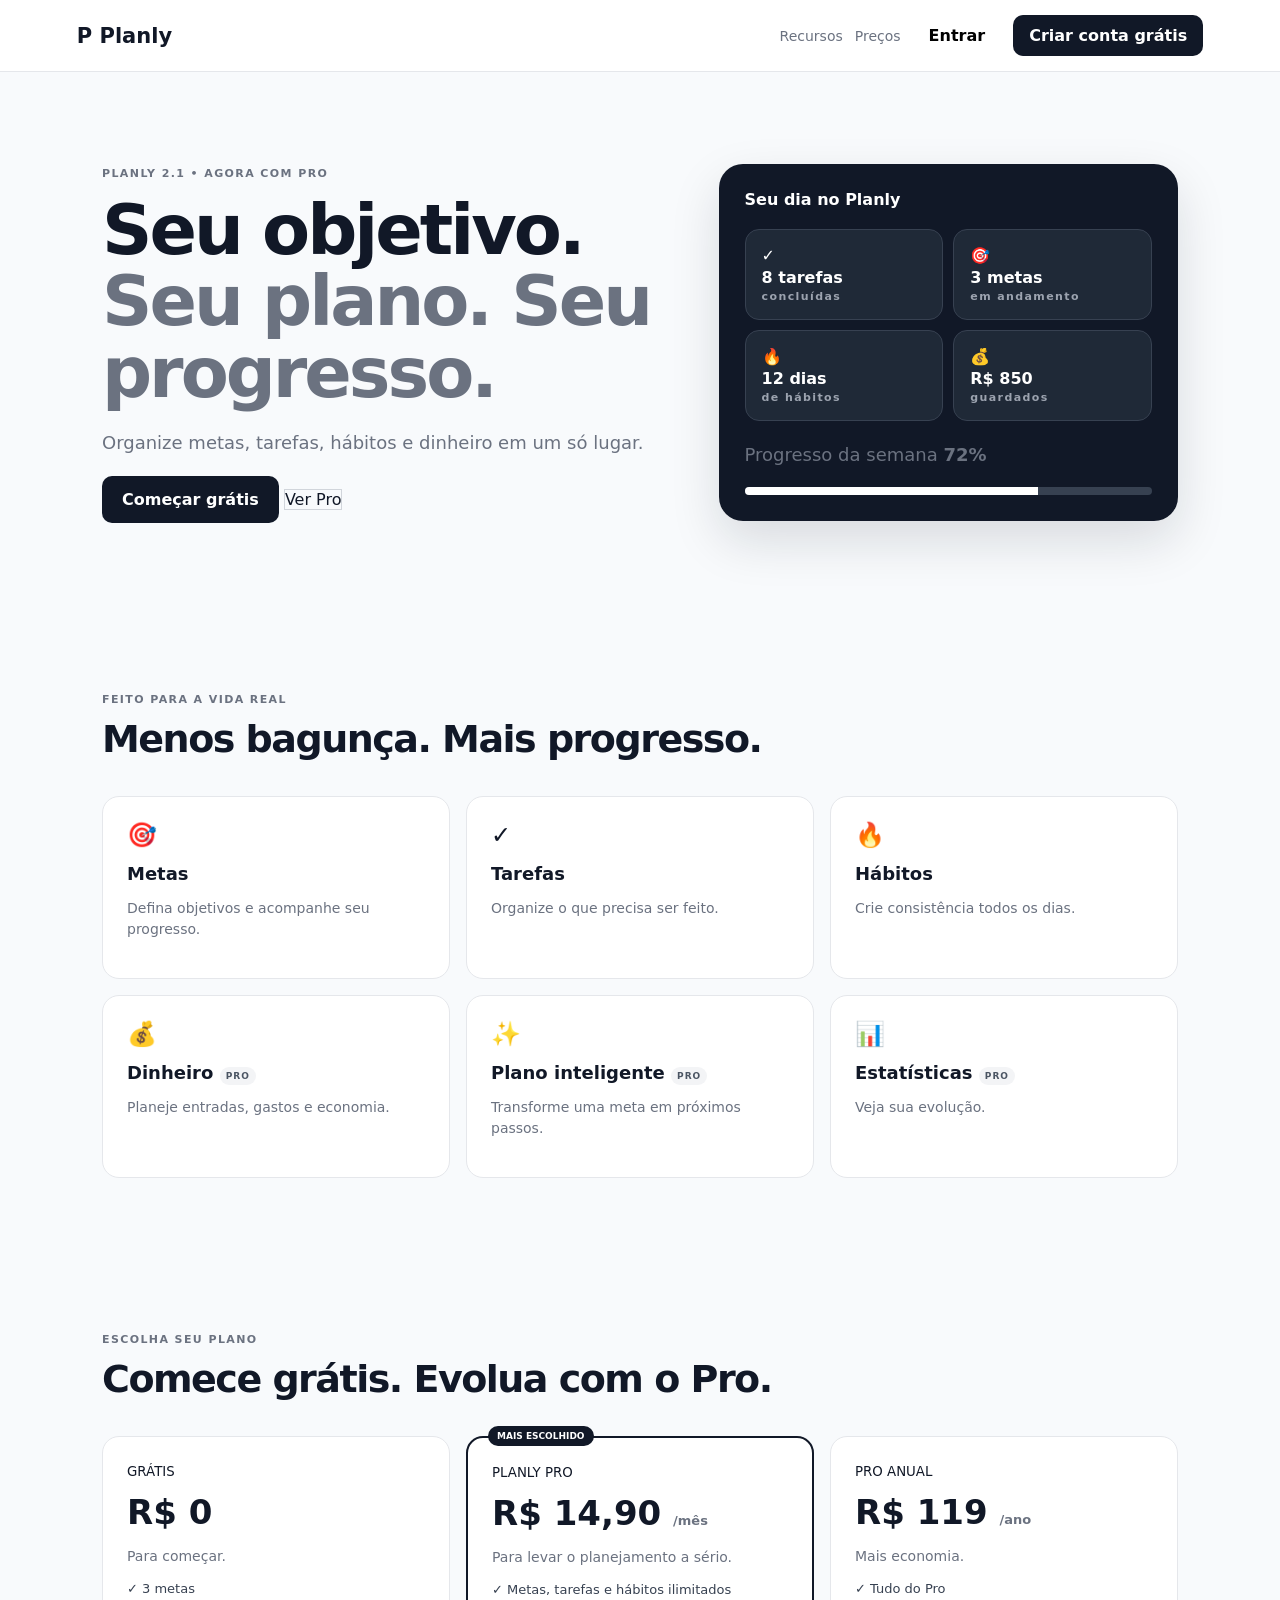
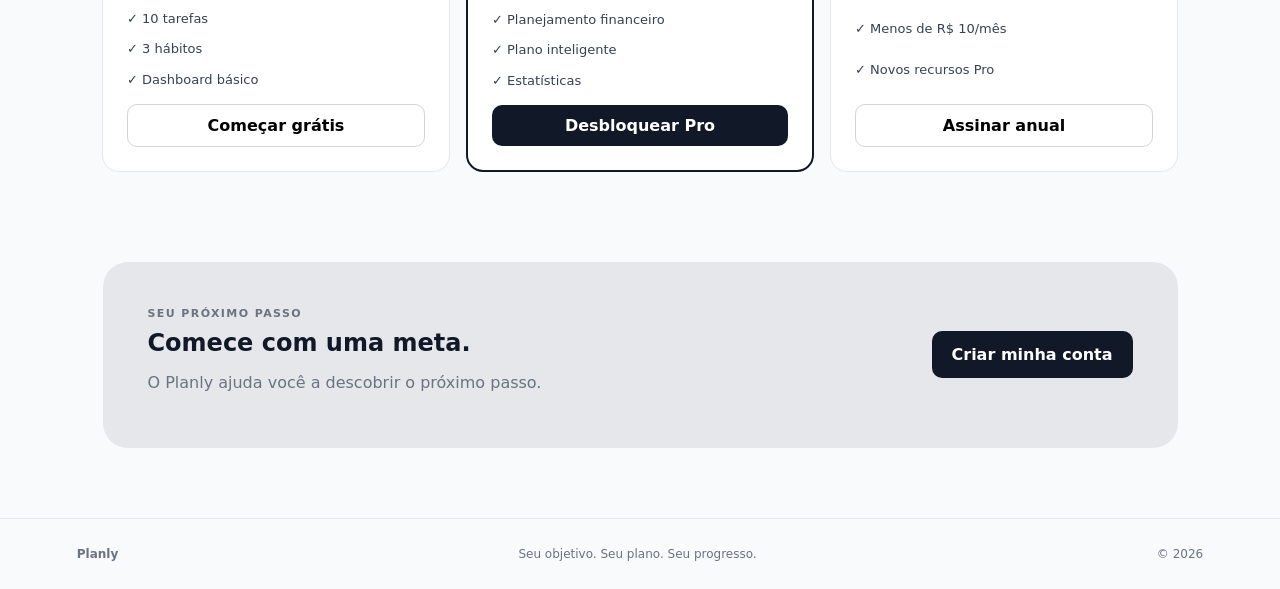
<file: index.html>
<!doctype html><html lang="pt-BR"><head><meta charset="UTF-8"><meta name="viewport" content="width=device-width,initial-scale=1"><title>Planly 2.1</title><link rel="stylesheet" href="style.css"></head><body>
<header><a class="logo" href="#inicio">P Planly</a><nav><a href="#recursos">Recursos</a><a href="#precos">Preços</a><button onclick="openAuth('login')">Entrar</button><button class="primary" onclick="openAuth('signup')">Criar conta grátis</button></nav></header>
<main id="inicio"><section class="hero"><div><small>PLANLY 2.1 • AGORA COM PRO</small><h1>Seu objetivo.<br><span>Seu plano. Seu progresso.</span></h1><p>Organize metas, tarefas, hábitos e dinheiro em um só lugar.</p><button class="primary big" onclick="openAuth('signup')">Começar grátis</button> <a class="btn" href="#precos">Ver Pro</a></div><div class="preview"><b>Seu dia no Planly</b><div class="stats"><div>✓<strong>8 tarefas</strong><small>concluídas</small></div><div>🎯<strong>3 metas</strong><small>em andamento</small></div><div>🔥<strong>12 dias</strong><small>de hábitos</small></div><div>💰<strong>R$ 850</strong><small>guardados</small></div></div><p>Progresso da semana <b>72%</b></p><div class="bar"><i></i></div></div></section>
<section id="recursos" class="section"><small>FEITO PARA A VIDA REAL</small><h2>Menos bagunça. Mais progresso.</h2><div class="grid"><article>🎯<h3>Metas</h3><p>Defina objetivos e acompanhe seu progresso.</p></article><article>✓<h3>Tarefas</h3><p>Organize o que precisa ser feito.</p></article><article>🔥<h3>Hábitos</h3><p>Crie consistência todos os dias.</p></article><article>💰<h3>Dinheiro <em>PRO</em></h3><p>Planeje entradas, gastos e economia.</p></article><article>✨<h3>Plano inteligente <em>PRO</em></h3><p>Transforme uma meta em próximos passos.</p></article><article>📊<h3>Estatísticas <em>PRO</em></h3><p>Veja sua evolução.</p></article></div></section>
<section id="precos" class="section pricing"><small>ESCOLHA SEU PLANO</small><h2>Comece grátis. Evolua com o Pro.</h2><div class="prices"><article><small>GRÁTIS</small><h3>R$ 0</h3><p>Para começar.</p><ul><li>✓ 3 metas</li><li>✓ 10 tarefas</li><li>✓ 3 hábitos</li><li>✓ Dashboard básico</li></ul><button class="btn full" onclick="openAuth('signup')">Começar grátis</button></article><article class="featured"><label>MAIS ESCOLHIDO</label><small>PLANLY PRO</small><h3>R$ 14,90 <i>/mês</i></h3><p>Para levar o planejamento a sério.</p><ul><li>✓ Metas, tarefas e hábitos ilimitados</li><li>✓ Planejamento financeiro</li><li>✓ Plano inteligente</li><li>✓ Estatísticas</li></ul><button class="primary full" onclick="checkout('monthly')">Desbloquear Pro</button></article><article><small>PRO ANUAL</small><h3>R$ 119 <i>/ano</i></h3><p>Mais economia.</p><ul><li>✓ Tudo do Pro</li><li>✓ Menos de R$ 10/mês</li><li>✓ Novos recursos Pro</li></ul><button class="btn full" onclick="checkout('annual')">Assinar anual</button></article></div></section>
<section class="cta"><div><small>SEU PRÓXIMO PASSO</small><h2>Comece com uma meta.</h2><p>O Planly ajuda você a descobrir o próximo passo.</p></div><button class="primary big" onclick="openAuth('signup')">Criar minha conta</button></section></main>
<footer><b>Planly</b><span>Seu objetivo. Seu plano. Seu progresso.</span><span>© 2026</span></footer>
<div id="modal" class="modal"><div class="box"><button class="x" onclick="closeAuth()">×</button><div id="auth"></div></div></div><div id="toast"></div><script src="script.js"></script></body></html>
</file>
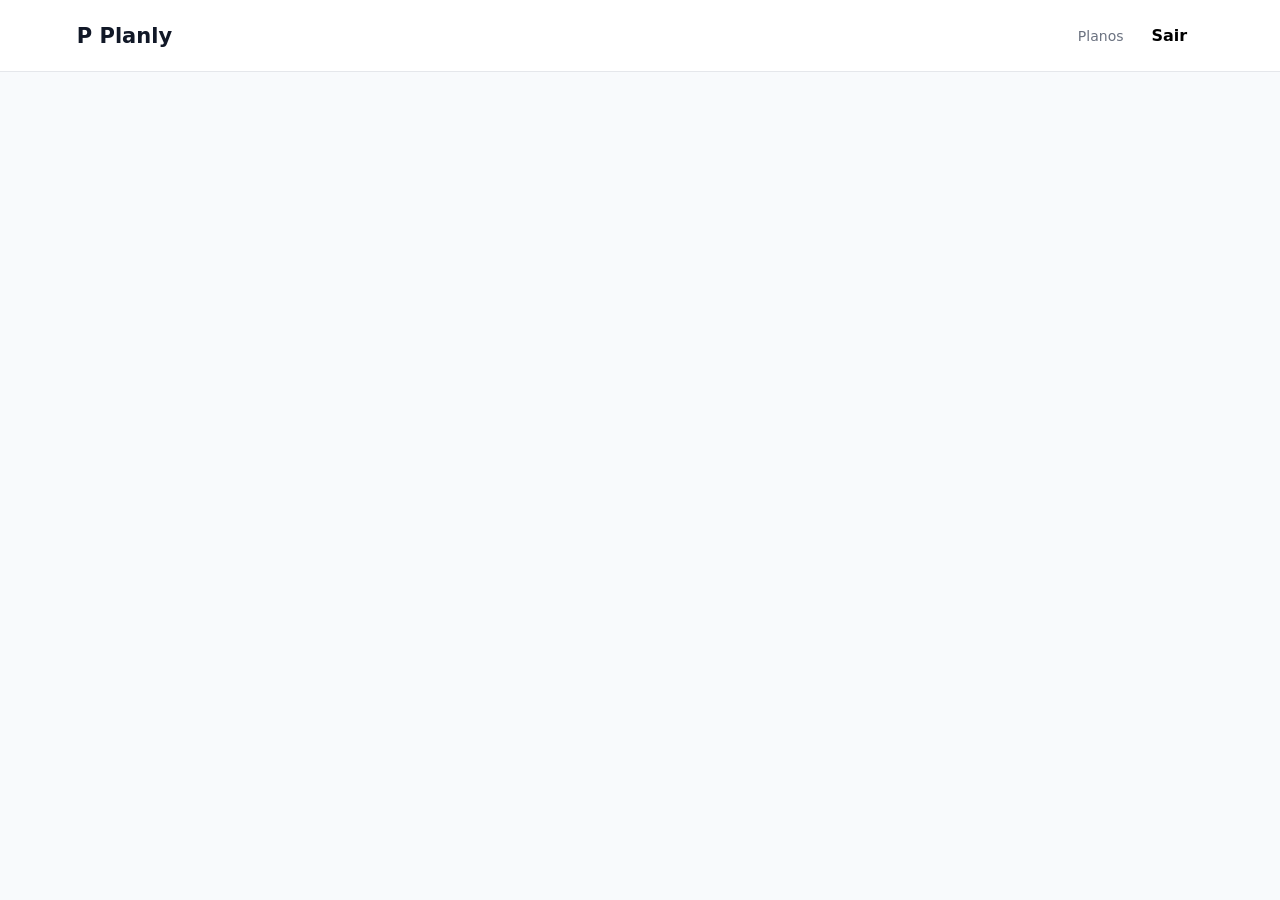
<file: dashboard.html>
<!doctype html><html lang="pt-BR"><head><meta charset="UTF-8"><meta name="viewport" content="width=device-width,initial-scale=1"><title>Planly — Dashboard</title><link rel="stylesheet" href="style.css"></head><body><header><a class="logo" href="index.html">P Planly</a><nav><a href="index.html#precos">Planos</a><button onclick="logout()">Sair</button></nav></header><main class="section"><div id="app"></div></main><script>
function get(){try{return JSON.parse(localStorage.getItem("planly_users")||"[]")}catch(e){return[]}}function logout(){localStorage.removeItem("planly_current_user");location.href="index.html"}let email=localStorage.getItem("planly_current_user"),u=get().find(x=>x.email===email);if(!u)location.href="index.html";else document.getElementById("app").innerHTML='<small>SEU DASHBOARD</small><h1>Olá, '+u.name.split(" ")[0]+' 👋</h1><p style="color:#6b7280">Vamos avançar um pouco hoje.</p><div class="grid" style="margin-top:30px"><article>🎯<h3>Metas</h3><p>Até 3 no plano grátis.</p></article><article>✓<h3>Tarefas</h3><p>Até 10 no plano grátis.</p></article><article>🔥<h3>Hábitos</h3><p>Até 3 no plano grátis.</p></article><article>💰<h3>Dinheiro <em>PRO</em></h3><p>Planejamento financeiro completo.</p><button class="primary" onclick="location.href='index.html#precos'">Desbloquear</button></article><article>✨<h3>Plano inteligente <em>PRO</em></h3><p>Próximos passos para suas metas.</p><button class="primary" onclick="location.href='index.html#precos'">Desbloquear</button></article><article>📊<h3>Estatísticas <em>PRO</em></h3><p>Acompanhe sua evolução.</p><button class="primary" onclick="location.href='index.html#precos'">Desbloquear</button></article></div><div class="cta" style="margin-top:35px"><div><small>PLANLY PRO</small><h2>Leve seu planejamento para o próximo nível.</h2><p>R$ 14,90/mês ou R$ 119/ano.</p></div><button class="primary big" onclick="location.href='index.html#precos'">Assinar Pro</button></div>';
</script></body></html>
</file>
<file: style.css>
*{box-sizing:border-box}body{margin:0;font-family:system-ui,-apple-system,sans-serif;background:#f8fafc;color:#111827}a{text-decoration:none;color:inherit}button{font:inherit;cursor:pointer;border:0;border-radius:10px;padding:11px 16px;font-weight:750;background:#fff}header{height:72px;background:#fff;border-bottom:1px solid #e5e7eb;display:flex;align-items:center;justify-content:space-between;padding:0 6%;position:sticky;top:0;z-index:5}.logo{font-size:21px;font-weight:900}nav{display:flex;gap:12px;align-items:center}nav a{font-size:14px;color:#6b7280}.primary{background:#111827;color:#fff}.btn{border:1px solid #d1d5db}.big{padding:14px 20px}.hero{max-width:1120px;margin:auto;padding:90px 22px;display:grid;grid-template-columns:1.1fr .9fr;gap:55px;align-items:center}.hero small,.section>small,.cta small{font-size:11px;letter-spacing:1.4px;font-weight:900;color:#6b7280}.hero h1{font-size:clamp(44px,6vw,70px);line-height:1.02;letter-spacing:-3px;margin:14px 0 20px}.hero h1 span{color:#6b7280}.hero p{font-size:18px;color:#6b7280;line-height:1.6}.preview{background:#111827;color:#fff;border-radius:24px;padding:26px;box-shadow:0 20px 50px #11182722}.stats{display:grid;grid-template-columns:1fr 1fr;gap:10px;margin:20px 0}.stats div{background:#1f2937;border:1px solid #374151;padding:16px;border-radius:14px;display:grid;gap:3px}.stats small{color:#9ca3af}.bar{height:8px;background:#374151;border-radius:9px;overflow:hidden}.bar i{display:block;width:72%;height:100%;background:#fff}.section{max-width:1120px;margin:auto;padding:75px 22px}.section>h2{font-size:38px;letter-spacing:-1.5px;margin:10px 0 35px}.grid,.prices{display:grid;grid-template-columns:repeat(3,1fr);gap:16px}.grid article,.prices article{background:#fff;border:1px solid #e5e7eb;border-radius:17px;padding:24px}.grid article{font-size:24px}.grid h3{font-size:18px;margin:14px 0 7px}.grid p,.prices p{color:#6b7280;line-height:1.5;font-size:14px}.grid em{font-style:normal;font-size:9px;letter-spacing:1px;background:#f3f4f6;padding:4px 6px;border-radius:20px;color:#4b5563}.prices article{position:relative}.prices .featured{border:2px solid #111827}.prices label{position:absolute;top:-12px;left:20px;background:#111827;color:#fff;padding:5px 9px;border-radius:20px;font-size:9px;font-weight:900}.prices h3{font-size:34px;margin:12px 0}.prices h3 i{font-size:13px;color:#6b7280;font-style:normal}.prices ul{list-style:none;padding:0;display:grid;gap:11px;color:#374151;font-size:13px;min-height:110px}.full{width:100%}.cta{max-width:1075px;margin:15px auto 70px;padding:40px 45px;background:#e5e7eb;border-radius:25px;display:flex;justify-content:space-between;align-items:center}.cta h2{margin:8px 0}.cta p{color:#6b7280}footer{border-top:1px solid #e5e7eb;padding:28px 6%;display:flex;justify-content:space-between;color:#6b7280;font-size:12px}.modal{display:none;position:fixed;inset:0;background:#11182788;place-items:center;padding:20px;z-index:20}.modal.show{display:grid}.box{background:#fff;border-radius:18px;padding:28px;width:min(420px,100%);position:relative}.x{position:absolute;right:10px;top:6px;font-size:28px;background:none}.form{display:grid;gap:12px}.form input{width:100%;padding:12px;border:1px solid #d1d5db;border-radius:9px;margin-top:5px}.form label{font-size:12px;font-weight:800}.switch{text-align:center;margin-top:15px;font-size:13px;color:#6b7280}.switch button{padding:0;background:none}.toast{position:fixed;bottom:20px;left:50%;transform:translate(-50%,100px);background:#111827;color:#fff;padding:12px 16px;border-radius:9px;opacity:0;transition:.2s;z-index:30}.toast.show{transform:translate(-50%,0);opacity:1}@media(max-width:800px){header{padding:0 15px}nav>a{display:none}.hero{grid-template-columns:1fr;padding-top:55px}.grid,.prices{grid-template-columns:1fr}.cta{margin:15px 18px 50px;display:block}.cta button{margin-top:18px}.hero h1{letter-spacing:-2px}.hero .btn,.hero .primary{display:inline-block;margin-top:8px}}
</file>
